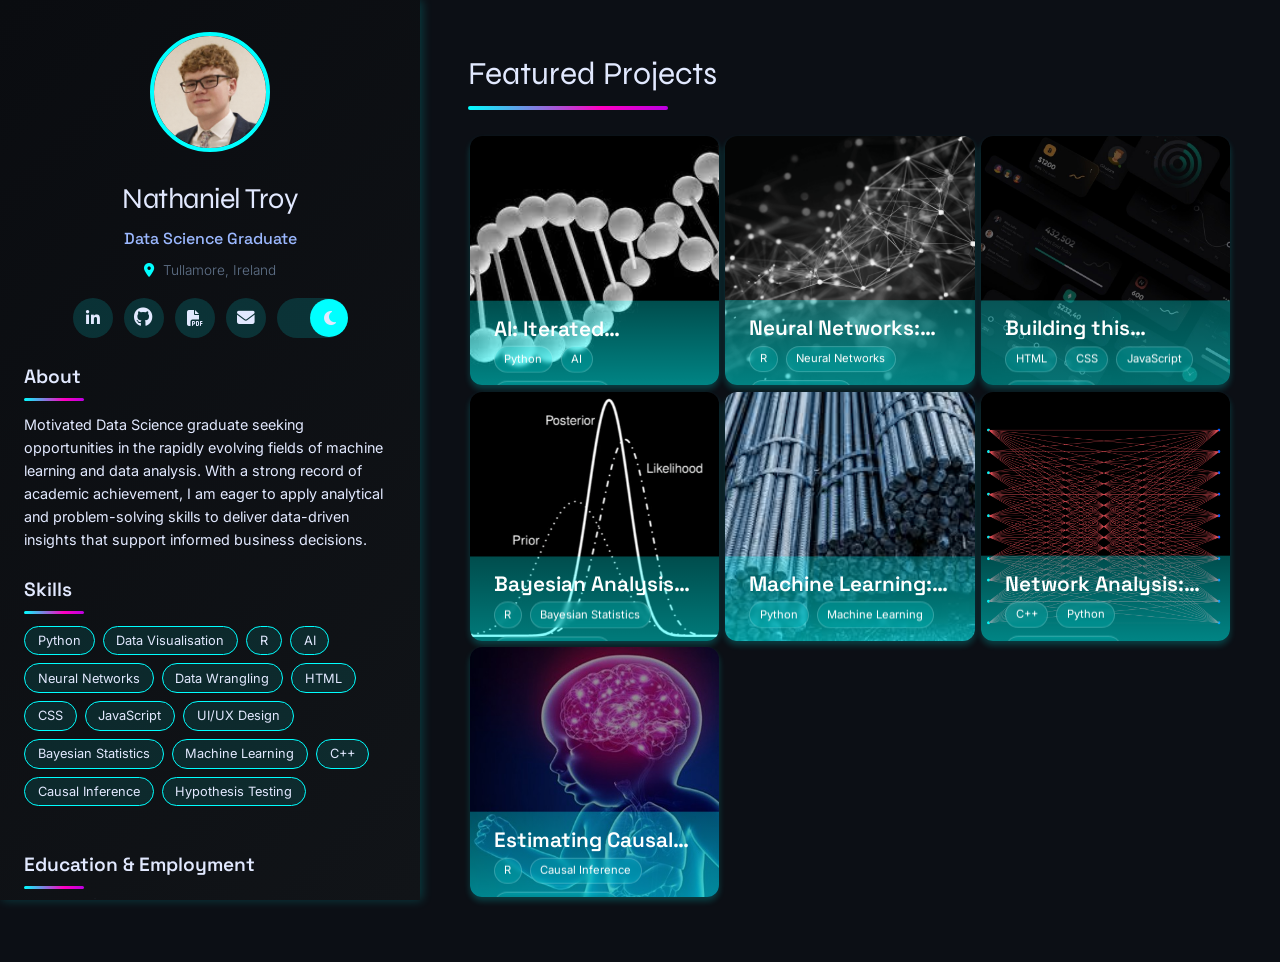
<file: index.html>
<!DOCTYPE html>
<html lang="en">
<head>
    <script>
        // Run IMMEDIATELY before page renders
        const savedTheme = localStorage.getItem('theme');
        
        if (savedTheme === 'light') {
            document.documentElement.classList.add('light-theme');
        } else if (savedTheme === 'dark') {
            document.documentElement.classList.add('dark-theme');
        } else {
            // No saved theme - default to DARK
            document.documentElement.classList.add('dark-theme');
            localStorage.setItem('theme', 'dark');
        }
    </script>
    <meta charset="UTF-8">
    <meta name="viewport" content="width=device-width, initial-scale=1.0">
    <title>Nathaniel Troy Portfolio</title>

    <!-- Font Awesome for icons -->
    <link rel="stylesheet" href="https://cdnjs.cloudflare.com/ajax/libs/font-awesome/6.5.1/css/all.min.css">
    <link rel="preconnect" href="https://fonts.googleapis.com">
    <link rel="preconnect" href="https://fonts.gstatic.com" crossorigin>
    <link href="https://fonts.googleapis.com/css2?family=Inter:wght@300;400;500;600&family=Space+Grotesk:wght@400;500;600;700&family=Syne:wght@400;500;600;700;800&display=swap" rel="stylesheet">
    <link href="https://fonts.googleapis.com/css2?family=Instrument+Serif:ital@0;1&display=swap" rel="stylesheet">
    
    <!-- Link to CSS -->
    <link rel="stylesheet" href="css/base.css">
    <link rel="stylesheet" href="css/home.css">
</head>
<body>
    <div class="container">
        <!-- LEFT BANNER SECTION -->
        <aside class="left-banner">

            <!-- Profile Image -->
            <div class="profile-image">
                <img src="images/shared/profile picture.png" alt="Profile Photo" id="profile-img">
            </div>

            <!-- Name and Title -->
            <div class="profile-info">
                <h1 class="name">Nathaniel Troy</h1>
                <h2 class="title">Data Science Graduate</h2>
                <p class="location"><i class="fas fa-map-marker-alt"></i> Tullamore, Ireland</p>
            </div>

            <!-- Social Icons and Theme Toggle -->
            <div class="social-links">
                <a href="https://www.linkedin.com/in/nathaniel-troy-040066289" target="_blank" class="social-icon">
                    <i class="fab fa-linkedin-in"></i>
                </a>
                <a href="https://github.com/nathanieltroy" target="_blank" class="social-icon">
                    <i class="fab fa-github"></i>
                </a>
                <a href="Nathaniel Troy CV.pdf" target="_blank" class="social-icon cv-icon">
                    <i class="fas fa-file-pdf"></i>
                </a>
                <button class="social-icon email-copy-btn" id="email-copy-btn" title="Copy email address">
                    <i class="fas fa-envelope"></i>
                </button>
                <div class="theme-toggle">
                    <button class="theme-switch" id="theme-switch">
                        <i class="fas fa-sun"></i>
                        <i class="fas fa-moon"></i>
                    </button>
                </div>
            </div>

            <!-- About Section -->
            <div class="about-section">
                <h3 class="section-header">About</h3>
                <p>Motivated Data Science graduate seeking opportunities in the rapidly evolving fields of machine
                    learning and data analysis. With a strong record of academic achievement, I am eager to apply
                    analytical and problem-solving skills to deliver data-driven insights that support informed business
                    decisions.</p>
            </div>

            <!-- Skills Section -->
            <div class="skills-section">
                <h3 class="section-header">Skills</h3>
                <div class="skills-grid" id="skills-grid">
                    <!-- Skills will be populated by JavaScript -->
                </div>
            </div>

            <!-- Timeline Section - Restructured -->
            <div class="timeline-section">
                <h3 class="section-header">Education & Employment</h3>
                
                <div class="timeline-container">

                    <div class="timeline-year-line timeline-extension-top">
                        <span class="timeline-year">2026</span>
                        <div class="timeline-year-line-horizontal"></div>
                    </div>

                    <!-- 2025 Group -->
                    <div class="timeline-year-group">
                        <div class="timeline-item" data-year="2025" data-month="08">
                            <div class="timeline-row">
                                <span class="timeline-month">August</span>
                                <div class="timeline-circle"></div>
                                <span class="timeline-title">University Graduation</span>
                                <button class="timeline-toggle">
                                    <i class="fas fa-chevron-down"></i>
                                </button>
                            </div>
                            <div class="timeline-company">University of Galway</div>
                            <div class="timeline-description">
                                <p>Graduated with a first class honours in BSc. Data Science.
                                </p>
                            </div>
                        </div>

                        <div class="timeline-item" data-year="2025" data-month="01">
                            <div class="timeline-row">
                                <span class="timeline-month">January</span>
                                <div class="timeline-circle"></div>
                                <span class="timeline-title">Lab Tutor</span>
                                <button class="timeline-toggle">
                                    <i class="fas fa-chevron-down"></i>
                                </button>
                            </div>
                            <div class="timeline-company">University of Galway</div>
                            <div class="timeline-description">
                                <p>Supervised 3rd and 4th year students in coding laboratory sessions for a Scientific Computing module. Mainly worked with C++ to develop
                                    optimal algorithms that underpin modern mathematical and scientific computing. Also used python to visualise efficiency of different algorithms,
                                    and to view complexity as inputs scale. Explained concepts to students and helped debug coding assignments.
                                </p>
                            </div>
                        </div>

                        <div class="timeline-year-line">
                            <span class="timeline-year">2025</span>
                            <div class="timeline-year-line-horizontal"></div>
                        </div>
                    </div>

                    <!-- 2024 Group -->
                    <div class="timeline-year-group">
                        <div class="timeline-item" data-year="2024" data-month="08">
                            <div class="timeline-row">
                                <span class="timeline-month">August</span>
                                <div class="timeline-circle"></div>
                                <span class="timeline-title">Bar Back</span>
                                <button class="timeline-toggle">
                                    <i class="fas fa-chevron-down"></i>
                                </button>
                            </div>
                            <div class="timeline-company">1520</div>
                            <div class="timeline-description">
                                <p>Worked as a bar back in a busy Galway city late bar and boutique hotel. Supported bartenders as sole bar back in whatever
                                    way was required: changing kegs, helping at the bar, stocking fridges, glass collecting and cleaning, etc. Was very friendly with 
                                customers as the bar and hotel was very popular with American tourists.
                            </p>
                            </div>
                        </div>

                        <div class="timeline-item" data-year="2024" data-month="05">
                            <div class="timeline-row">
                                <span class="timeline-month">May</span>
                                <div class="timeline-circle"></div>
                                <span class="timeline-title">Stand Salesperson</span>
                                <button class="timeline-toggle">
                                    <i class="fas fa-chevron-down"></i>
                                </button>
                            </div>
                            <div class="timeline-company">Greenhill Fruit</div>
                            <div class="timeline-description">
                                <p>Operated a roadside fruit stand for a Summer in many different locations around the midlands. Opened and closed the stand 
                                    everyday and was responsible for my own bookkeeping and stocktaking.
                                </p>
                            </div>
                        </div>

                        <div class="timeline-year-line">
                            <span class="timeline-year">2024</span>
                            <div class="timeline-year-line-horizontal"></div>
                        </div>
                    </div>

                    <!-- 2023 Group -->
                    <div class="timeline-year-group">
                        <div class="timeline-item" data-year="2023" data-month="07">
                            <div class="timeline-row">
                                <span class="timeline-month">July</span>
                                <div class="timeline-circle"></div>
                                <span class="timeline-title">Sports Camp Coach</span>
                                <button class="timeline-toggle">
                                    <i class="fas fa-chevron-down"></i>
                                </button>
                            </div>
                            <div class="timeline-company">Hurl 4 Fun</div>
                            <div class="timeline-description">
                                <p>Mentored schoolchildren attending sports camps at my local GAA club. Promoted a fun and enthusiastic environment
                                     while fostering skill development and teamwork.
                            </p>
                            </div>
                        </div>

                        <div class="timeline-year-line">
                            <span class="timeline-year">2023</span>
                            <div class="timeline-year-line-horizontal"></div>
                        </div>
                    </div>

                    
                    <!-- 2022 Group -->
                    <div class="timeline-year-group">
                        <div class="timeline-item" data-year="2022" data-month="02">
                            <div class="timeline-row">
                                <span class="timeline-month">February</span>
                                <div class="timeline-circle"></div>
                                <span class="timeline-title">Crew Member</span>
                                <button class="timeline-toggle">
                                    <i class="fas fa-chevron-down"></i>
                                </button>
                            </div>
                            <div class="timeline-company">McDonald's Tullamore</div>
                            <div class="timeline-description">
                                <p>Worked Friday to Sunday every weekend to support myself through college in a fast paced restaurant environment. Worked both
                                    kitchen and customer service roles as needed by my shift manager. Took early morning deliveries and was responsible for organising
                                    stock rooms and stock checking.
                                </p>
                            </div>
                        </div>

                        <div class="timeline-item" data-year="2022" data-month="01">
                            <div class="timeline-row">
                                <span class="timeline-month">January</span>
                                <div class="timeline-circle"></div>
                                <span class="timeline-title">School Awards</span>
                                <button class="timeline-toggle">
                                    <i class="fas fa-chevron-down"></i>
                                </button>
                            </div>
                            <div class="timeline-company">Colaiste Choilm Tullamore</div>
                            <div class="timeline-description">
                                <p>Received the Pat Carty English award for highest English result in my leaving cert group. Was awarded a gold medal for joint
                                    highest leaving cert results.
                                </p>
                            </div>
                        </div>

                        <div class="timeline-year-line">
                            <span class="timeline-year">2022</span>
                            <div class="timeline-year-line-horizontal"></div>
                        </div>
                    </div>

                    <!-- 2021 Group -->
                    <div class="timeline-year-group">
                        <div class="timeline-item" data-year="2021" data-month="09">
                            <div class="timeline-row">
                                <span class="timeline-month">September</span>
                                <div class="timeline-circle"></div>
                                <span class="timeline-title">Started University</span>
                                <button class="timeline-toggle">
                                    <i class="fas fa-chevron-down"></i>
                                </button>
                            </div>
                            <div class="timeline-company">NUI Galway</div>
                            <div class="timeline-description">
                                <p>Began my third level education at NUI Galway, studying for a Bachelor of Science.</p>
                            </div>
                        </div>

                        <div class="timeline-item" data-year="2021" data-month="06">
                            <div class="timeline-row">
                                <span class="timeline-month">June</span>
                                <div class="timeline-circle"></div>
                                <span class="timeline-title">Leaving Certificate</span>
                                <button class="timeline-toggle">
                                    <i class="fas fa-chevron-down"></i>
                                </button>
                            </div>
                            <div class="timeline-company">Colaiste Choilm Tullamore</div>
                            <div class="timeline-description">
                                <p>Completed my leaving certificate exams. Got 6 H1s in Maths, English, Physics, Chemistry, Business, and Music totalling 625 
                                    CAO points. Got 1 H3 in Irish, and a O2 in German.
                                </p>
                            </div>
                        </div>

                        <div class="timeline-year-line">
                            <span class="timeline-year">2021</span>
                            <div class="timeline-year-line-horizontal"></div>
                        </div>
                    </div>
                </div> <!-- End timeline-container -->
            </div> <!-- End timeline-section -->
        </aside>

        <!-- RIGHT PROJECT TILES SECTION -->
        <main class="right-content">
            <h2 class="section-header-lg">Featured Projects</h2>
            <div class="projects-grid" id="projects-grid">
                <!-- Project tiles will be populated by JavaScript -->
            </div>

            <div class="project-navigation-container">
                <button class="back-to-top" id="back-to-top-btn">
                    <i class="fas fa-chevron-up"></i>
                </button>
            </div>
        </main>
    </div> <!-- End container -->

    <!-- Link to JavaScript -->
    <script src="js/theme-manager.js"></script>
    <script src="js/projects-data.js"></script>
    <script src="js/main.js"></script>

    <!-- Page Transition Script -->
    <script>
        (function() {
            if (sessionStorage.getItem('pageTransition') === 'true') {
                document.body.classList.add('page-transition');
                sessionStorage.removeItem('pageTransition');
                
                setTimeout(() => {
                    document.body.classList.remove('page-transition');
                }, 500);
            }
            
            document.addEventListener('click', function(e) {
                const link = e.target.closest('a');
                if (!link) return;
                
                const href = link.getAttribute('href');
                if (!href) return;
                
                if (href.includes('index.html') || 
                    href.includes('project.html') || 
                    href === '/' || 
                    href.startsWith('#')) {
                    
                    if (link.target === '_blank') return;
                    
                    sessionStorage.setItem('pageTransition', 'true');
                }
            });
        })();
    </script>
</body>
</html>
</file>
<file: css/base.css>
/* ===== BASE STYLES - Global for all pages ===== */

/* Reset and base styles */
* {
    margin: 0;
    padding: 0;
    box-sizing: border-box;
}

/* Dark theme variables (PRIMARY - default) - Cyberpunk/Sci-Fi */
:root {
    /* Font variables - Modern, geometric, futuristic */
    --font-display: 'Syne', sans-serif;
    --font-heading: 'Space Grotesk', sans-serif;
    --font-body: 'Inter', sans-serif;
    --font-timeline: 'Instrument Serif', serif;

    /* Dark theme - Cyberpunk/Neon (PRIMARY) */
    --primary-bg: #0a0c10;
    --secondary-bg: #111418;
    --text-primary: #e2e9ff;
    --text-secondary: #9bb8ff;
    --text-muted: #62748c;
    --accent-primary: #00ffff;  /* Cyan neon */
    --accent-secondary: #ff00c1;  /* Magenta neon */
    --accent-tertiary: #7700ff;  /* Purple neon for gradients */
    --accent-soft: rgba(0, 255, 255, 0.15);
    --card-bg: #151a24;
    --body-bg: #0c0f15;
    --border-light: #2a3440;
    --border-light-rgb: 42, 52, 64;  /* Replace with your actual RGB values */
    --skill-bg: rgba(0, 255, 255, 0.1);
    --theme-toggle-bg: rgba(0, 255, 255, 0.15);
    --overlay-start: rgba(0, 255, 255, 0.8);
    --overlay-end: rgba(0, 255, 255, 0.3);
    --shadow: rgba(0, 255, 255, 0.2);
    --glow: rgba(0, 255, 255, 0.4);
    
    /* Gradient for featured projects line */
    --gradient-multicolor: linear-gradient(90deg, #00ffff, #ff00c1, #7700ff, #00ffff);
}

/* Light theme - Bold & Masculine (Industrial/Urban) */
.light-theme {
    /* Font variables - Same modern fonts */
    --font-display: 'Syne', sans-serif;
    --font-heading: 'Space Grotesk', sans-serif;
    --font-body: 'Inter', sans-serif;
    
    /* Light theme - Industrial Bold */
    --primary-bg: #e8e9eb;  /* Concrete grey */
    --secondary-bg: #d1d3d7;  /* Darker concrete */
    --text-primary: #1a1e24;  /* Charcoal black */
    --text-secondary: #2f3a4a;  /* Deep slate */
    --text-muted: #5c6a7a;  /* Industrial blue-grey */
    --accent-primary: #56817e;  /* Your new accent - Sage/muted teal */
    --accent-secondary: #2c5f2d;  /* Forest green (contrast) */
    --accent-tertiary: #1b5299;  /* Deep steel blue */
    --accent-soft: rgba(86, 129, 126, 0.15);  /* Sage with opacity */
    --card-bg: #ffffff;
    --body-bg: #f0f2f5;  /* Off-white with grey tint */
    --border-light: #b7bcc4;
    --border-light-rgb: 183, 188, 196;
    --skill-bg: #d6dadf;  /* Light industrial grey */
    --theme-toggle-bg: #b7bcc4;  /* Industrial grey */
    --overlay-start: rgba(86, 129, 126, 0.85);  /* Your sage start */
    --overlay-end: rgba(27, 82, 153, 0.6);  /* Steel blue end */
    --shadow: rgba(26, 30, 36, 0.25);  /* Charcoal shadow */
    --glow: rgba(86, 129, 126, 0.3);  /* Your sage glow */
    
    /* Gradient for featured projects line - Updated with your new accent */
    --gradient-multicolor: linear-gradient(90deg, #91bbb8, #2c5f2d, #0d2a4e, #91bbb8);
}

/* ===== REUSABLE SECTION HEADERS ===== */
.section-header {
    font-family: var(--font-heading);
    font-size: 1.2rem;
    font-weight: 600;
    margin-bottom: 0.75rem;
    position: relative;
    padding-bottom: 0.5rem;
    color: var(--text-primary);
}

.section-header::after {
    content: '';
    position: absolute;
    left: 0;
    bottom: 0;
    width: 60px;
    height: 3px;
    background: var(--gradient-multicolor);
    background-size: 200% 100%;
    border-radius: 2px;
    animation: gradientShift 8s ease infinite;
}

.section-header-lg {
    font-family: var(--font-display);
    font-size: 2rem;
    font-weight: 400;
    margin-bottom: 1.5rem;
    color: var(--text-primary);
    position: relative;
    padding-bottom: 0.7rem;
}

.section-header-lg::after {
    content: '';
    position: absolute;
    left: 0;
    bottom: 0;
    width: 200px;
    height: 4px;
    background: var(--gradient-multicolor);
    background-size: 200% 100%;
    border-radius: 2px;
    animation: gradientShift 8s ease infinite;
}

body {
    font-family: var(--font-body);
    font-weight: 300;
    line-height: 1.6;
    color: var(--text-primary);
    background-color: var(--body-bg);
    transition: background-color 0.3s ease, color 0.3s ease;
}

.container {
    display: flex;
    min-height: 100vh;
    width: 100%;
    overflow-x: hidden; /* Prevent horizontal scroll on mobile */
}

/* ===== LEFT BANNER BASE STYLES ===== */
.left-banner {
    width: 420px;
    background: linear-gradient(135deg, var(--primary-bg), var(--secondary-bg));
    color: var(--text-primary);
    padding: 2rem 1.5rem;
    position: fixed;
    height: 100vh;
    overflow-y: auto;
    box-shadow: 2px 0 10px var(--shadow);
    transition: background 0.3s ease;
    font-family: var(--font-body);
    font-weight: 300;
    z-index: 100; /* Ensure banner stays above content */
}

/* Scrollbar styling - ORIGINAL version (no landscape modifications) */
.left-banner::-webkit-scrollbar {
    width: 5px;  /* Back to original 5px */
}

.left-banner::-webkit-scrollbar-track {
    background: var(--secondary-bg);
}

.left-banner::-webkit-scrollbar-thumb {
    background: var(--accent-primary);
    border-radius: 5px;
}

/* ===== THEME TOGGLE BASE STYLES ===== */
.theme-toggle {
    position: relative;
    top: auto;
    right: auto;
    z-index: 10;
}

.theme-switch {
    background: var(--theme-toggle-bg);
    border: none;
    border-radius: 50px;
    width: 70px;
    height: 40px;
    display: flex;
    align-items: center;
    justify-content: space-between;
    padding: 0px;
    cursor: pointer;
    position: relative;
    transition: background 0.3s ease;
}

.theme-switch i {
    font-size: 16px;
    color: var(--text-primary);
    z-index: 2;
    position: relative;
    width: 50%;
    text-align: center;
}

.theme-switch .fa-sun {
    opacity: 1;
}

.theme-switch .fa-moon {
    opacity: 0;
}

.dark-theme .theme-switch .fa-sun {
    opacity: 0;
}

.dark-theme .theme-switch .fa-moon {
    opacity: 1;
}

.theme-switch::after {
    content: '';
    position: absolute;
    width: 38px;
    height: 38px;
    background: var(--accent-primary);
    border-radius: 50%;
    top: 1px;
    left: 1px;
    transition: transform 0.3s ease;
    z-index: 1;
}

.dark-theme .theme-switch::after {
    transform: translateX(32px);
}

/* ===== SOCIAL LINKS BASE STYLES ===== */
.social-links {
    display: flex;
    justify-content: center;
    align-items: center;
    gap: 1rem;
    margin-bottom: 2rem;
    flex-wrap: wrap;
}

.social-icon {
    display: flex;
    align-items: center;
    justify-content: center;
    width: 40px;
    height: 40px;
    background-color: var(--theme-toggle-bg);
    border-radius: 50%;
    color: var(--text-primary);
    text-decoration: none;
    transition: all 0.3s ease;
}

.social-icon:hover {
    background-color: var(--accent-primary);
    transform: translateY(-3px);
}

.social-icon .fa-file-pdf,
.social-icon .fa-file-lines {
    font-size: 1.2rem;
}

/* ===== TOAST NOTIFICATION ===== */
.toast-notification {
    position: fixed;
    bottom: 30px;
    left: 50%;
    transform: translateX(-50%) translateY(100px);
    background: var(--accent-primary);
    color: white;
    padding: 10px 24px;
    border-radius: 50px;
    font-size: 0.9rem;
    font-weight: 500;
    box-shadow: 0 4px 15px var(--shadow);
    z-index: 9999;
    opacity: 0;
    transition: transform 0.3s ease, opacity 0.3s ease;
    pointer-events: none; /* So clicks pass through to buttons behind */
    white-space: nowrap;
    backdrop-filter: blur(5px);
    border: 1px solid rgba(255, 255, 255, 0.2);
}

.toast-notification.show {
    transform: translateX(-50%) translateY(0);
    opacity: 1;
}

/* Email copy button styles */
.email-copy-btn {
    cursor: pointer;
    border: none;
    font-family: inherit;
    transition: all 0.3s ease;
    position: relative;
}

.email-copy-btn:active {
    transform: scale(0.95);
}

.email-copy-btn i {
    pointer-events: none;
}

/* ===== RIGHT CONTENT BASE STYLES ===== */
.right-content {
    flex: 1;
    margin-left: 420px;
    padding: 3rem;
    background-color: var(--body-bg);
    transition: background-color 0.3s ease;
    min-width: 0; /* Prevents flex items from overflowing */
    width: calc(100% - 420px); /* Explicit width calculation */
}

/* ===== ANIMATIONS & UTILITIES ===== */
@keyframes fade {
    from {opacity: 0.4;}
    to {opacity: 1;}
}

@keyframes gradientShift {
    0% { background-position: 0% 50%; }
    50% { background-position: 100% 50%; }
    100% { background-position: 0% 50%; }
}

@keyframes flipDiagonal {
    0% { transform: rotate3d(1, -1, 0, 0deg); }
    49.99% { transform: rotate3d(1, -1, 0, 90deg); }
    50% { transform: rotate3d(1, -1, 0, 270deg); }
    100% { transform: rotate3d(1, -1, 0, 360deg); }
}

@keyframes flipHorizontal {
    0% { transform: rotateX(0deg); }
    49.99% { transform: rotateX(90deg); }
    50% { transform: rotateX(270deg); }
    100% { transform: rotateX(360deg); }
}

/* White fade effect classes */
.project-tile .slide.fade-to-white {
    filter: brightness(5) blur(2px) hue-rotate(10deg) !important;
}

.project-tile .slide.fade-from-white {
    filter: brightness(1) !important;
}

.fade {
    animation-name: fade;
    animation-duration: 1.5s;
}

/* ===== PAGE TRANSITION EFFECTS ===== */
.page-transition .left-banner {
    transition: width 0.5s ease, background 0.5s ease, box-shadow 0.5s ease;
}

.page-transition .right-content {
    transition: margin-left 0.5s ease, padding 0.5s ease;
}

/* Optional: Add a fade effect to the entire container */
.page-transition .container {
    transition: opacity 0.3s ease;
    opacity: 0.98;
}

/* ===== RESPONSIVE BASE LAYOUT ===== */
/* Following same orientation-first pattern as homepage */

/* PORTRAIT MODE - Vertical layouts */
@media (orientation: portrait) {
    
    /* Container becomes column on all portrait devices */
    .container {
        flex-direction: column;
    }
    
    .left-banner {
        position: relative;
        width: 100% !important;
        height: auto !important;
        min-height: auto !important;
        box-shadow: 0 2px 10px var(--shadow);
    }
    
    .right-content {
        margin-left: 0 !important;
        width: 100% !important;
    }
    
    /* Toast notification - base portrait positioning */
    .toast-notification {
        bottom: 20px;
        font-size: 0.8rem;
        padding: 8px 20px;
    }
    
    /* Portrait phones (narrow) */
    @media (max-width: 600px) {
        .left-banner {
            padding: 0.75rem !important;
        }
        
        .right-content {
            padding: 1rem !important;
        }
        
        .social-links {
            gap: 0.75rem;
            margin-bottom: 1rem;
        }
        
        .social-icon {
            width: 36px;
            height: 36px;
        }
    }
    
    /* Portrait tablets (wider) */
    @media (min-width: 601px) {
        .left-banner {
            padding: 1rem !important;
        }
        
        .right-content {
            padding: 1.5rem !important;
        }
        
        .social-links {
            gap: 1rem;
            margin-bottom: 2rem;
        }
        
        .social-icon {
            width: 40px;
            height: 40px;
        }
    }
    
    /* Portrait mode with bottom banner - specific toast adjustment */
    @media (max-width: 768px) and (orientation: portrait) {
        .toast-notification {
            bottom: 90px;  /* Position above bottom banner */
        }
    }
}

/* LANDSCAPE MODE - Horizontal layouts */
@media (orientation: landscape) {
    
    /* Container stays row on landscape (unless small) */
    .container {
        flex-direction: row;  /* Default for landscape */
    }
    
    /* Landscape phones (limited height) */
    @media (max-width: 900px) {
        .container {
            flex-direction: column;  /* Stack on small landscape phones */
        }
        
        .left-banner {
            position: relative;
            width: 100% !important;
            height: auto !important;
            min-height: auto !important;
            padding: 0.75rem !important;
            box-shadow: 0 2px 10px var(--shadow);
        }
        
        .right-content {
            margin-left: 0 !important;
            width: 100% !important;
            padding: 1rem !important;
        }
        
        .social-links {
            gap: 0.75rem;
            margin-bottom: 1rem;
        }
        
        .social-icon {
            width: 36px;
            height: 36px;
        }
        
        .toast-notification {
            bottom: 20px;
            font-size: 0.8rem;
            padding: 8px 20px;
        }
    }
    
    /* Landscape tablets & desktop */
    @media (min-width: 901px) {
        /* Keep default desktop layout */
        .left-banner {
            width: 420px;
            padding: 2rem 1.5rem;
        }
        
        .right-content {
            margin-left: 420px;
            padding: 3rem;
        }
        
        .social-links {
            gap: 1rem;
            margin-bottom: 2rem;
        }
        
        .social-icon {
            width: 40px;
            height: 40px;
        }
    }
}

/* Desktop (1200px and up) - Additional overrides if needed */
@media (min-width: 1200px) {
    /* Any desktop-specific styles */
}
</file>
<file: css/home.css>
/* ===== HOME PAGE SPECIFIC STYLES ===== */

/* Profile Image (homepage only) */
.profile-image {
    text-align: center;
    margin-bottom: 1rem;
}

#profile-img {
    width: 120px;
    height: 120px;
    border-radius: 50%;
    border: 4px solid var(--accent-primary);
    object-fit: cover;
    transition: transform 0.3s ease;
}

#profile-img:hover {
    transform: scale(1.05);
}


/* Profile Info (homepage only) */
.profile-info {
    text-align: center;
    margin-bottom: 1rem;
}

.name {
    font-family: var(--font-display);
    font-size: 1.8rem;
    font-weight: 400;
    margin-bottom: 0.3rem;
    letter-spacing: -0.5px;
    color: var(--text-primary);
}

.title {
    font-family: var(--font-heading);
    font-size: 1rem;
    font-weight: 500;
    color: var(--text-secondary);
    margin-bottom: 0.5rem;
}

.location {
    font-family: var(--font-body);
    font-size: 0.85rem;
    font-weight: 300;
    color: var(--text-muted);
}

.location i {
    margin-right: 5px;
    color: var(--accent-primary);
}

/* Social Icons */
.social-links {
    gap: 0.7rem;
    margin-bottom: 1.5rem;
}

.social-icon {
    width: 40px;
    height: 40px;
    display: flex;
    align-items: center;
    justify-content: center;
}

.social-icon .fa-file-pdf,
.social-icon .fa-file-lines,
.social-icon[href*="cv"] i,
.social-icon[href*="resume"] i {
    font-size: 1rem;
}

.social-icon .fa-envelope {
    font-size: 1.1rem;
}

.social-icon .fa-github,
.social-icon .fa-linkedin {
    font-size: 1.2rem;
}


/* About Section (homepage only) */
.about-section {
    margin-bottom: 1.5rem;
}

.about-section p {
    font-family: var(--font-body);
    font-size: 0.9rem;
    font-weight: 400;
    color: var(--text-primary);
    line-height: 1.6;
}


/* Skills Section (homepage only) */
.skills-section {
    margin-bottom: 1.5rem;
}

.skills-grid {
    display: flex;
    flex-wrap: wrap;
    gap: 0.5rem;
}

.skill-button {
    font-family: var(--font-body);
    padding: 0.4rem 0.8rem;
    background-color: var(--skill-bg);
    border: 1px solid var(--accent-primary);
    border-radius: 20px;
    color: var(--text-primary);
    font-size: 0.8rem;
    font-weight: 400;
    cursor: pointer;
    transition: all 0.2s ease;
    -webkit-tap-highlight-color: transparent;
}

.skill-button:hover {
    background-color: var(--accent-secondary);
    transform: translateY(-2px);
    color: white;
}

.skill-button.active {
    background-color: var(--accent-primary);
    color: white;
    transform: scale(1.05);
    box-shadow: 0 4px 8px var(--shadow);
}

/* ===== TIMELINE SECTION ===== */
.timeline-section {
    margin: 20px 0;
}

.timeline-container {
    position: relative;
    padding-left: 50px; /* Reduced from 60px (10px less) */
    padding-top: 20px;
}

/* Vertical timeline line - only on container */
.timeline-container::before {
    content: '';
    position: absolute;
    left: 70px; /* Reduced from 80px (10px less) */
    top: 20px;
    bottom: 0;
    width: 2px;
    background: var(--border-light);
    z-index: 1;
}

/* Timeline Items */
.timeline-year-group {
    position: relative;
    margin-bottom: 0;
}

.timeline-item {
    position: relative;
    margin-bottom: 20px;
    z-index: 3;
}
.timeline-year-group .timeline-item:nth-last-child(2)  {
    margin-bottom: 0px !important;  /* No space above year line */
}

.timeline-row {
    display: flex;
    align-items: center;
    gap: 12px;
    position: relative;
    z-index: 5;
}

.timeline-month {
    width: 70px;
    text-align: right;
    font-size: 0.9rem;
    position: absolute;
    left: -70px; /* This stays the same - it's relative to its parent */
    font-family: var(--font-timeline);
    font-weight: 600;
    color: var(--text-secondary);
    transform: translateY(-1px);
}

.timeline-circle {
    width: 12px;
    height: 12px;
    background: var(--accent-primary);
    border: 2px solid var(--text-primary);
    border-radius: 50%;
    position: relative;
    z-index: 10;
    box-shadow: 0 0 0 1px var(--border-light);
    margin: 0 10px;
    transform: translateX(5px);
}

.timeline-title {
    font-weight: 600;
    font-size: 1rem;
    font-family: var(--font-heading);
    color: var(--text-primary);
}

.timeline-toggle {
    background: none;
    border: none;
    cursor: pointer;
    padding: 5px;
    color: var(--accent-primary);
    margin-left: auto;
    font-size: 1rem;
}

.timeline-toggle i {
    transition: transform 0.2s ease;
}

.timeline-toggle:hover {
    color: var(--accent-secondary);
}

.timeline-company {
    margin-left: 43px; /* Reduced from 43px (10px less) */
    font-size: 0.8rem;
    font-style: italic;
    color: var(--text-muted);
    margin-bottom: 5px;
    font-family: var(--font-body);
}

.timeline-description {
    max-height: 0;
    overflow: hidden;
    transition: max-height 0.3s ease;
    margin-left: 43px; /* Reduced from 43px (10px less) */
    font-size: 0.85rem;
    color: var(--text-secondary);
    line-height: 1.5;
    font-family: var(--font-body);
    font-weight: 300;
}

.timeline-description.open {
    max-height: 200px;
}

/* Year Line */
.timeline-year-line {
    position: relative;
    margin: 8px 0 10px 6px;
    display: flex;
    align-items: center;
    gap: 15px;
    z-index: 1;
}

.timeline-year {
    font-weight: 700;
    font-size: 0.7rem;
    color: var(--text-secondary);
    position: absolute;
    left: -55px; /* Reduced from -53px (10px less) */
    transform: translateY(-1px);
    width: 50px;
    text-align: right;
    font-family: var(--font-timeline);
    letter-spacing: 1px;
}

.timeline-year-line-horizontal {
    flex: 0 0 auto; 
    height: 1px;
    width: 30px;
    background: var(--border-light);
    opacity: 0.8;
    position: relative;
    z-index: 1;
}

/* Dotted line at start of timeline */
.timeline-extension-top {
    position: relative;
    margin-top: 0;
    margin-bottom: 10px;
}

.timeline-extension-top::before {
    content: '';
    position: absolute;
    left: 14px; /* Reduced from 20px (10px less) */
    bottom: 100%;
    width: 2px;
    height: 25px;
    background: repeating-linear-gradient(
        to bottom,
        rgba(var(--border-light-rgb), 0.4) 0px,
        transparent 1px,
        transparent 3px,
        rgba(var(--border-light-rgb), 0.5) 3px,
        rgba(var(--border-light-rgb), 0.5) 5px,
        transparent 5px,
        transparent 7px,
        rgba(var(--border-light-rgb), 0.6) 7px,
        rgba(var(--border-light-rgb), 0.6) 9px,
        transparent 9px,
        transparent 11px,
        rgba(var(--border-light-rgb), 0.7) 11px,
        rgba(var(--border-light-rgb), 0.7) 14px,
        transparent 14px,
        transparent 16px,
        rgba(var(--border-light-rgb), 0.8) 16px,
        rgba(var(--border-light-rgb), 0.8) 20px,
        transparent 20px,
        transparent 21px,
        rgba(var(--border-light-rgb), 0.9) 21px,
        rgba(var(--border-light-rgb), 0.9) 25px
    );
    z-index: 1;
}

/* Extend the timeline line below the last year group */
.timeline-year-group:last-child::after {
    content: '';
    position: absolute;
    left: 20px; /* Reduced from 20px (10px less) */
    top: 100%;
    width: 2px;
    height: 25px;
    background: repeating-linear-gradient(
        to bottom,
        rgba(var(--border-light-rgb), 0.9) 0px,
        rgba(var(--border-light-rgb), 0.9) 4px,
        transparent 4px,
        transparent 6px,
        rgba(var(--border-light-rgb), 0.8) 6px,
        rgba(var(--border-light-rgb), 0.8) 10px,
        transparent 10px,
        transparent 12px,
        rgba(var(--border-light-rgb), 0.7) 12px,
        rgba(var(--border-light-rgb), 0.7) 15px,
        transparent 15px,
        transparent 17px,
        rgba(var(--border-light-rgb), 0.6) 17px,
        rgba(var(--border-light-rgb), 0.6) 19px,
        transparent 19px,
        transparent 21px,
        rgba(var(--border-light-rgb), 0.5) 21px,
        rgba(var(--border-light-rgb), 0.5) 23px,
        transparent 23px,
        transparent 24px,
        rgba(var(--border-light-rgb), 0.4) 24px,
        rgba(var(--border-light-rgb), 0.4) 25px
    );
    z-index: 1;
}


/* Projects Section (homepage only) */
.projects-heading {
    font-family: var(--font-display);
    font-size: 2rem;
    font-weight: 400;
    margin-bottom: 1.5rem;
    color: var(--text-primary);
    position: relative;
    padding-bottom: 0.7rem;
}

.projects-heading::after {
    content: '';
    position: absolute;
    left: 0;
    bottom: 0;
    width: 200px;
    height: 4px;
    background: var(--gradient-multicolor);
    background-size: 200% 100%;
    border-radius: 2px;
    animation: gradientShift 4s ease infinite;
}

/* Projects Grid */
.projects-grid {
    display: grid;
    grid-template-columns: repeat(3, 1fr);
    gap: 0.8rem;
    padding: 0.1rem;
}

/* Slideshow container */
.slideshow-container {
    position: relative;
    width: 100%;
    height: 100%;
    overflow: hidden;
}

.slide {
    position: absolute;
    top: 0;
    left: 0;
    width: 100%;
    height: 100%;
    display: none;
}

.slide img {
    width: 100%;
    height: 100%;
    object-fit: cover;
}

.slide:first-child {
    display: block;
}

/* Project Tile - Skill Section */
.skill {
    font-family: var(--font-body);
    font-size: 0.7rem;
    font-weight: 400;
    padding: 0.2rem 0.6rem;
    background-color: var(--accent-soft);
    border-radius: 15px;
    color: white;
    backdrop-filter: blur(2px);
    border: 1px solid rgba(255, 255, 255, 0.2);
    display: inline-block;
}

.skill.highlight {
    font-weight: 700;
    background-color: var(--accent-primary);
    transform: scale(1.05);
    border: 1px solid rgba(255, 255, 255, 0.4);
    box-shadow: 0 2px 8px var(--accent-primary);
    color: white;
}


/* Project Tile */
.project-tile {
    position: relative;
    width: 100%;
    height: 100%;
    overflow: hidden;
    border-radius: 12px;
    box-shadow: 0 4px 6px var(--shadow);
    cursor: pointer;
    transition: transform 0.3s ease, box-shadow 0.3s ease;
    background-color: var(--card-bg);
    aspect-ratio: 1 / 1;
}

.project-tile.hidden {
    display: none;
}

.project-tile:hover {
    transform: translateY(-5px);
    box-shadow: 0 8px 15px var(--shadow);
}

/* Overlay */
.project-overlay {
    position: absolute;
    bottom: 0;
    left: 0;
    right: 0;
    background: linear-gradient(to top, var(--overlay-start), var(--overlay-end));
    z-index: 10;
    pointer-events: none;
    /* Instead of fixed height, use transform to move the entire content group */
    height: auto;
    transform: translateY(calc(100% - 85px)); /* Shows only title + skills */
    transition: transform 0.15s ease-out; /* Quick sliding motion */
}

.overlay-content {
    padding: 1rem 1.5rem;
    display: flex;
    flex-direction: column;
}

.project-title {
    font-family: var(--font-heading);
    font-size: 1.3rem;
    font-weight: 600;
    margin-bottom: 0.3rem;
    color: white;
    display: -webkit-box;
    -webkit-line-clamp: 1; /* Changed from 3 to 1 - only one line when collapsed */
    line-clamp: 1;
    -webkit-box-orient: vertical;
    overflow: hidden;
    text-overflow: ellipsis;
    white-space: normal;
    line-height: 1.2;
    /* Remove max-height constraint */
}

.project-tile.expanded .project-title {
    -webkit-line-clamp: unset;
    line-clamp: unset;
}

.project-tile.expanded .project-overlay {
    transform: translateY(0);
}

.project-skills {
    display: flex;
    gap: 0.5rem;
    flex-wrap: wrap;
    margin-bottom: 0.2rem;
}

.project-description {
    font-family: var(--font-body);
    font-size: 0.85rem;
    font-weight: 400;
    line-height: 1.5;
    margin-top: 0.5rem;
    color: white;
}


/* ===== BACK TO TOP BUTTON ===== */
.project-navigation-container {
    display: flex;
    flex-direction: column;
    align-items: center;
    width: 100%;
    margin-top: 1rem;
}

.back-to-top {
    font-family: var(--font-heading);
    font-size: 1.2rem;
    font-weight: 500;
    color: var(--accent-primary);
    text-decoration: none;
    display: flex;
    align-items: center;
    justify-content: center;
    padding: 0.6rem;
    border-radius: 50%;
    transition: all 0.3s ease;
    background-color: transparent;
    border: none;
    cursor: pointer;
    box-shadow: none;
    outline: none;
    margin: 0 auto;
    width: fit-content;
}

.back-to-top:hover,
.back-to-top:active {
    color: var(--accent-secondary);
    transform: translateY(-3px);
}

.back-to-top i {
    font-size: 1.5rem;
    transition: transform 0.3s ease;
}

.back-to-top:hover i {
    transform: translateY(-3px);
}


/* ===== RESPONSIVE BREAKPOINTS ===== */
/* PORTRAIT MODE - Vertical layouts */
@media (orientation: portrait) {
    
    /* ===== BASE PORTRAIT STYLES (applies to all portrait devices) ===== */
    .left-banner {
        display: flex;
        flex-direction: column;
        box-shadow: none !important;
        background: var(--body-bg) !important;  /* Match right section */
    }
    
    .right-content {
        box-shadow: none !important;
    }
    
    .container {
        box-shadow: none !important;
    }
    
    /* Section ordering - consistent for all portrait */
    .about-section { order: 1; }
    .timeline-section { order: 2; }
    .skills-section { order: 3; }
    
    /* Profile image - padding from top for all portrait */
    .profile-image {
        margin-top: 1rem;  /* Add space between top of screen and profile image */
    }
    
    /* Header styles - consistent for all portrait */
    .section-header {
        font-size: 1.2rem;
    }
    
    .section-header-lg {
        font-size: 1.2rem !important;
        font-weight: 600;
        margin-bottom: 0.75rem;
        padding-bottom: 0.5rem;
        font-family: var(--font-heading);
    }
    
    .section-header-lg::after {
        width: 60px;
        height: 3px;
    }

    /* Timeline */      
    .timeline-month { 
        font-size: 0.8rem;
        transform: translateY(0px); /* Moves year text up by 10px */
    }  
    .timeline-year { 
        font-size: 0.6rem;
        transform: translateY(-2px); /* Moves year text up by 10px */
    }  
    .timeline-description {
        font-size: 0.75rem; /* Reduced from 0.85rem for better mobile readability */
    }
    .timeline-item {
        margin-bottom: 2px; /* Reduced from 20px to tighten vertical spacing */
    }    
    .timeline-year-line {
        margin: 2px 0 4px 6px; /* Reduced from 8px 0 10px 6px - less vertical space around year markers */
    }
    
    /* ===== PORTRAIT PHONES (narrow) ===== */
    @media (max-width: 600px) {
        
        /* Projects */
        .projects-grid { 
            grid-template-columns: 1fr; 
        }
        
        /* Theme Toggle */
        .theme-switch {
            width: 64px;
            height: 36px;
        }
        
        .theme-switch::after {
            width: 32px !important;
            height: 32px !important;
            top: 2px;
            left: 2px;
        }
        
        .dark-theme .theme-switch::after {
            transform: translateX(28px) !important;
        }
        
        .theme-switch i {
            font-size: 0.95rem !important;
            line-height: 36px;
            position: relative;
            top: -1px;
        }
        
        .dark-theme .theme-switch .fa-moon {
            position: relative;
            top: 0px;
            left: -2px;
        }
        
        /* Social Icons */
        .social-links {
            gap: 0.7rem;
            margin-bottom: 1.5rem;
        }
        
        .social-icon {
            width: 36px;
            height: 36px;
            display: flex;
            align-items: center;
            justify-content: center;
        }
        
        .social-icon .fa-file-pdf,
        .social-icon .fa-file-lines,
        .social-icon[href*="cv"] i,
        .social-icon[href*="resume"] i {
            font-size: 1rem;
        }
        
        .social-icon .fa-envelope {
            font-size: 1.1rem;
        }
        
        .social-icon .fa-github,
        .social-icon .fa-linkedin {
            font-size: 1.2rem;
        }
        
        .skill-button {
            padding: 0.25rem 0.6rem;
            font-size: 0.75rem;
            border-radius: 16px;
        }
        
        .project-overlay {
            transform: translateY(calc(100% - 80px));  /* Show less on small screens */
        }

        .project-skills .skill {
            font-size: 0.7rem;
            padding: 0.1rem 0.4rem;
        }
        
        /* Back to Top */
        .back-to-top {
            margin: 0.5rem auto;
        }
    }
    
    /* ===== PORTRAIT TABLETS (wider) ===== */
    @media (min-width: 601px) {
        
        /* Left/Right padding consistency */
        .left-banner {
            padding: 1rem;
        }
        
        .right-content {
            padding: 1rem !important;
        }
        
        /* Left Banner Skills */
        .skill-button {
            padding: 0.25rem 0.6rem;
            font-size: 0.75rem;
            border-radius: 16px;
        }
        
        /* Timeline */
        .timeline-dot { 
            left: 4rem; 
        }
        
        /* Project Tiles - Overlay */
        .project-tile .overlay-content {
            padding: 0.6rem 1rem;
        }
        
        .project-title {
            font-size: 1.2rem;
            margin-bottom: 0.3rem;
        }
        .project-overlay {
            transform: translateY(calc(100% - 70px));  /* Show less on small screens */
        }
        
        .project-skills {
            gap: 0.3rem;
        }
        
        .project-skills .skill {
            font-size: 0.7rem;
            padding: 0.1rem 0.4rem;
        }
        
        /* Projects Grid */
        .projects-grid { 
            grid-template-columns: repeat(2, 1fr);
            gap: 0.3rem;
        }
    }
}

/* LANDSCAPE MODE - Horizontal layouts */
@media (orientation: landscape) {
    
    /* ===== BASE LANDSCAPE STYLES (applies to all landscape devices) ===== */
    .left-banner {
        display: flex;
        flex-direction: column;
    }

    /* Timeline */      
    .timeline-month { 
        font-size: 0.9rem;
        transform: translateY(-1px); /* Moves year text up by 1px */
    }  
    .timeline-year { 
        font-size: 0.7rem;
        transform: translateY(-2px); /* Moves year text up by 10px */
    }  
    .timeline-company {
        font-size: 0.9rem; /* Reduced from 0.85rem for better mobile readability */
    }  
    .timeline-description {
        font-size: 0.9rem; /* Reduced from 0.85rem for better mobile readability */
    }
    .timeline-item {
        margin-bottom: 2px; /* Reduced from 20px to tighten vertical spacing */
    }    
    .timeline-year-line {
        margin: 2px 0 4px 6px; /* Reduced from 8px 0 10px 6px - less vertical space around year markers */
    }
    
    
    /* ===== LANDSCAPE PHONES (limited height) ===== */
    @media (max-width: 900px) {
        
        /* Section ordering for landscape phones */
        .about-section { order: 1; }
        .skills-section { order: 2; }  /* Skills second in landscape phones */
        .timeline-section { order: 3; } /* Timeline third in landscape phones */
        
        /* ===== LEFT BANNER - BASE STYLES ===== */
        .left-banner {
            padding: 1rem;
            box-shadow: none !important;
            background: var(--body-bg) !important;
        }
        
        .right-content {
            box-shadow: none !important;
            padding: 1rem 0.75rem !important;  /* Reduced side padding */
        }
        
        .container {
            box-shadow: none !important;
        }
        
        /* ===== TYPOGRAPHY ===== */
        .section-header {
            font-size: 1.3rem !important;
        }
        
        .section-header-lg {
            font-size: 1.3rem !important;
            font-weight: 600;
            margin-bottom: 1rem;
            padding-bottom: 0.5rem;
            font-family: var(--font-heading);
        }
        
        .section-header-lg::after {
            width: 100px;
            height: 3px;
        }
        
        .about-section p,
        .skill-button,
        .location,
        .title {
            font-size: 0.95rem !important;
        }
        
        /* ===== LEFT BANNER SKILL BUTTONS ===== */
        .skill-button {
            padding: 0.25rem 0.6rem;
            font-size: 0.85rem;  /* Slightly smaller than description text */
            border-radius: 16px;
        }
        
        /* ===== TIMELINE ===== */
        .timeline-title-group h4 {
            font-size: 1.1rem;
        }
        
        /* ===== PROJECT OVERLAY ===== */
        .project-overlay {
            transform: translateY(calc(100% - 60px));  /* Show minimal on landscape phones */
        }
        
        .project-tile .overlay-content {
            padding: 0.4rem 0.6rem;  /* Tighter padding */
        }
        
        /* ===== PROJECT TITLES ===== */
        .project-title {
            font-size: 1.2rem;  /* Slightly smaller */
            margin-bottom: 0.2rem;
        }
        
        /* ===== PROJECT SKILLS ===== */
        .project-skills {
            gap: 0.2rem;
        }
        
        .project-skills .skill {
            font-size: 0.6rem;  /* Smaller skills */
            padding: 0.1rem 0.3rem;
        }
        
        /* ===== PROJECTS GRID ===== */
        .projects-grid { 
            grid-template-columns: repeat(2, 1fr);
            gap: 0.3rem;  /* Reduced gap */
        }
        
        .project-tile {
            aspect-ratio: 1/1;
        }
        
        /* ===== THEME TOGGLE ===== */
        .theme-switch {
            width: 64px;
            height: 36px;
        }
        
        .theme-switch::after {
            width: 32px !important;
            height: 32px !important;
            top: 2px;
            left: 2px;
        }
        
        .dark-theme .theme-switch::after {
            transform: translateX(28px) !important;
        }
        
        .theme-switch i {
            font-size: 1rem !important;
            line-height: 36px;
            position: relative;
            top: -1px;
        }
        
        /* Moon icon adjustment for dark mode */
        .dark-theme .theme-switch .fa-moon {
            position: relative;
            left: -2px;
        }
        
        /* ===== SOCIAL ICONS ===== */
        .social-links {
            gap: 0.7rem;
            margin-bottom: 1.5rem;
        }
        
        .social-icon {
            width: 36px;
            height: 36px;
            display: flex;
            align-items: center;
            justify-content: center;
        }
        
        /* CV/PDF icon - smaller */
        .social-icon .fa-file-pdf,
        .social-icon .fa-file-lines,
        .social-icon[href*="cv"] i,
        .social-icon[href*="resume"] i {
            font-size: 1rem;
        }
        
        /* Email icon */
        .social-icon .fa-envelope {
            font-size: 1.1rem;
        }
        
        /* Social media icons */
        .social-icon .fa-github,
        .social-icon .fa-linkedin,
        .social-icon .fa-twitter {
            font-size: 1.2rem;
        }
        
        /* ===== BACK TO TOP ===== */
        .back-to-top {
            margin: 0.5rem auto 1.5rem auto;
        }
    }
    
    /* ===== LANDSCAPE TABLETS & DESKTOP (plenty of room) ===== */
    @media (min-width: 901px) and (max-width: 1199px) {
        
        /* Section ordering for landscape tablets */
        .about-section { order: 1; }
        .skills-section { order: 2; }
        .timeline-section { order: 3; }
        
        /* ===== LEFT BANNER - NARROWER ===== */
        .left-banner {
            width: 340px;
        }
        
        .right-content {
            margin-left: 340px;
            width: calc(100% - 340px);
        }
        
        /* ===== TYPOGRAPHY - SMALLER TEXT ===== */
        .about-section p,
        .skill-button,           /* ADD THIS BACK */
        .location,
        .title {
            font-size: 0.85rem;
        }
        
        .timeline-container {
            padding-left: 50px; /* Reduced from 50px to shift everything left */
        }
        .timeline-container::before {
            left: 70px;
        }
        .timeline-month {
            font-size: 0.8rem; /* Reduced from 0.9rem for tablet */
        }
        .timeline-year {
            font-size: 0.6rem; /* Reduced from 0.7rem for tablet */
        }
        .timeline-title {
            font-size: 0.9rem; /* Reduced from 1rem for tablet */
        }
        .timeline-description {
            font-size: 0.8rem; /* Reduced from 0.9rem for tablet */
        }
        .timeline-company {
            margin-top: -3px; /* Negative margin pulls company closer to title */
            margin-bottom: 3px; /* Reduced bottom margin */
            font-size: 0.7rem; /* Keep company text proportional */
        }
        .timeline-toggle {
            font-size: 0.8rem; /* Reduced from 1rem to make button smaller */
        }
        .timeline-title-group h4 {
            font-size: 0.95rem;
        }
        
        /* ===== LEFT BANNER SKILL BUTTONS ===== */
        .skill-button {
            padding: 0.3rem 0.7rem;  /* RESTORE this */
            font-size: 0.75rem;       /* This can be removed since it's in typography */
        }
        
        /* ===== SOCIAL MEDIA BUTTONS ===== */
        .social-links {
            gap: 0.7rem;
            margin-bottom: 1.5rem;
        }
        
        .social-icon {
            width: 32px;
            height: 32px;
        }
        
        .social-icon i {
            font-size: 1rem;
        }
        
        .social-icon .fa-file-pdf,
        .social-icon .fa-file-lines {
            font-size: 0.9rem;
        }
        
        /* ===== THEME TOGGLE ===== */
        .theme-switch {
            width: 56px;
            height: 32px;
        }
        
        .theme-switch::after {
            width: 28px;
            height: 28px;
            top: 2px;
            left: 2px;
        }
        
        .dark-theme .theme-switch::after {
            transform: translateX(24px);
        }
        
        .theme-switch i {
            font-size: 0.85rem;
        }
        
        /* ===== PROJECT TITLES & SKILLS ===== */
        .right-content {
            padding: 2rem 1.5rem;  /* Reduced horizontal padding from 3rem to 1rem */
        }
        .project-title {
            font-size: 1.1rem;
        }
        .project-overlay {
            transform: translateY(calc(100% - 70px));  /* Show less on small screens */
        }
        
        .project-skills .skill {
            font-size: 0.6rem;
            padding: 0.15rem 0.5rem;
        }

        .project-tile .overlay-content {
            padding: 0.5rem 0.8rem;  /* Reduced from 1rem 1.5rem (or 0.6rem 1rem) */
        }
        
        /* ===== PROJECTS GRID ===== */
        .projects-grid { 
            grid-template-columns: repeat(2, 1fr);
            gap: 0.5rem;
        }
        
        /* ===== BACK TO TOP ===== */
        .back-to-top { 
            display: none; 
        }
    }
}

/* Desktop (1200px and up) */
@media (min-width: 1200px) {
    .projects-grid {
        grid-template-columns: repeat(3, 1fr);
        gap: 0.4rem;
    }

    .back-to-top {
        display: none !important;
    }
}
</file>
<file: css/project.css>
/* ===== PROJECT PAGE STYLES ===== */
/* ===== MOBILE-FIRST BASE STYLES (0-767px) ===== */

/* ===== LEFT BANNER - NARROW VERSION ===== */
.left-banner {
    width: 80px !important;
    min-width: 80px !important;
    padding: 1.5rem 0 !important;
    display: flex;
    flex-direction: column;
    align-items: center;
    transition: width 0.3s ease;
}

/* Hide homepage elements */
.left-banner .profile-image,
.left-banner .profile-info,
.left-banner .project-meta,
.left-banner .project-links {
    display: none !important;
}

/* Vertical icon container */
.left-banner .social-links {
    display: flex !important;
    flex-direction: column !important;
    align-items: center !important;
    justify-content: center !important;
    gap: 1.25rem !important;
    margin: 0 !important;
    padding: 0 !important;
    width: 100% !important;
    background: transparent !important;
    border: none !important;
}

/* All icons - unified styling */
.left-banner .back-link,
.left-banner .social-icon {
    width: 38px !important;
    height: 38px !important;
    display: flex !important;
    align-items: center !important;
    justify-content: center !important;
    background-color: var(--theme-toggle-bg) !important;
    border-radius: 50% !important;
    color: var(--text-primary) !important;
    font-size: 1.1rem !important;
    padding: 0 !important;
    margin: 0 !important;
    transition: all 0.3s ease !important;
    text-decoration: none !important;
}

.left-banner .back-link {
    font-size: 0 !important;
}

.left-banner .back-link i,
.left-banner .social-icon i {
    font-size: 1.1rem !important;
    margin: 0 !important;
}

.left-banner .back-link:hover,
.left-banner .social-icon:hover {
    background-color: var(--accent-primary) !important;
    color: white !important;
    transform: translateY(-2px) !important;
}

/* Theme Toggle - Vertical Pill */
.left-banner .theme-switch {
    width: 38px !important;
    height: 65px !important;
    border-radius: 40px !important;
    background: var(--theme-toggle-bg) !important;
    display: flex !important;
    flex-direction: column !important;
    align-items: center !important;
    justify-content: space-between !important;
    padding: 6px 0 !important;
    position: relative !important;
    cursor: pointer !important;
    border: none !important;
    margin: 0 !important;
}

.left-banner .theme-switch i {
    font-size: 1.1rem !important;
    color: var(--text-primary) !important;
    z-index: 2 !important;
    position: relative !important;
    width: 100% !important;
    text-align: center !important;
    margin: 0 !important;
}

.left-banner .theme-switch .fa-sun {
    opacity: 1 !important;
}

.left-banner .theme-switch .fa-moon {
    opacity: 0 !important;
}

.dark-theme .left-banner .theme-switch .fa-sun {
    opacity: 0 !important;
}

.dark-theme .left-banner .theme-switch .fa-moon {
    opacity: 1 !important;
}


/* Sliding indicator */
.left-banner .theme-switch::after {
    content: '' !important;
    position: absolute !important;
    width: 34px !important;
    height: 34px !important;
    background: var(--accent-primary) !important;
    border-radius: 50% !important;
    top: 2px !important;
    left: 2px !important;
    transition: transform 0.3s ease !important;
    z-index: 1 !important;
    transform: translateY(0) !important;
}

.dark-theme .left-banner .theme-switch::after {
    transform: translateY(27px) !important;
}

.left-banner .theme-switch:hover::after {
    background-color: var(--accent-secondary) !important;
}


/* ===== RIGHT CONTENT - BASE MOBILE STYLES ===== */
.right-content {
    margin-left: 80px !important;
    padding: 1.5rem 1rem !important;
    width: calc(100% - 80px) !important;
    max-width: none !important;
    background-color: var(--body-bg);
    display: flex;
    justify-content: center;
}


/* ===== NEWSPAPER-STYLE ARTICLE ===== */
.article-container {
    max-width: 100%;
    width: 100%;
    margin: 0 auto;
    font-family: var(--font-body);
    color: var(--text-primary);
    line-height: 1.6;
}


/* ===== FEATURED IMAGE WITH GRADIENT OVERLAY ===== */
.article-featured-image {
    position: relative;
    width: 100%;
    margin-bottom: 1.5rem;
    border-radius: 12px;
    overflow: hidden;
    box-shadow: 0 8px 20px var(--shadow);
    aspect-ratio: 16 / 9;
}

.article-featured-image img {
    width: 100%;
    height: 100%;
    object-fit: cover;
    display: block;
    transition: transform 0.5s ease;
}

.article-featured-image:hover img {
    transform: scale(1.02);
}


/* Gradient overlay */
.image-overlay {
    position: absolute;
    bottom: 0;
    left: 0;
    right: 0;
    padding: 1rem;
    background: linear-gradient(to top, var(--overlay-start), var(--overlay-end));
    color: white;
    pointer-events: none;
}

.image-overlay h1 {
    font-family: var(--font-display);
    font-size: 1.5rem;
    font-weight: 400;
    margin: 0;
    line-height: 1.2;
    color: white;
    text-shadow: 2px 2px 6px rgba(0, 0, 0, 0.4);
}


/* ===== ARTICLE METADATA ===== */
.article-subheading {
    font-family: var(--font-heading);
    font-size: 1.1rem;
    font-weight: 400;
    color: var(--accent-secondary);
    margin: 1.5rem 0;
    line-height: 1.4;
    font-style: italic;
    max-width: 100%;
}

.article-meta-bar {
    display: flex;
    flex-direction: column;
    align-items: flex-start;
    gap: 1rem;
    margin: 1.5rem 0;
    padding: 1rem 0;
    max-width: 100%;
    width: 100%;
    position: relative;
}


/* Gradient borders with animation */
.article-meta-bar::before,
.article-meta-bar::after {
    content: '';
    position: absolute;
    left: 0;
    width: 100%;
    height: 2px;
    background: var(--gradient-multicolor);
    background-size: 200% 100%;
    animation: gradientShift 6s ease infinite;
}

.article-meta-bar::before {
    top: 0;
}

.article-meta-bar::after {
    bottom: 0;
}

.author-info {
    display: flex;
    align-items: center;
    gap: 0.75rem;
    width: 100%;
}

.author-avatar {
    width: 40px;
    height: 40px;
    border-radius: 50%;
    object-fit: cover;
    border: 2px solid var(--accent-primary);
}

.author-name {
    font-family: var(--font-heading);
    font-size: 1.2rem;
    font-weight: 600;
    color: var(--text-primary);
    letter-spacing: 0.05em;
    white-space: nowrap;
}

.meta-details {
    display: flex;
    flex-direction: row;
    flex-wrap: wrap;
    gap: 1rem;
    width: 100%;
    align-items: center;
    justify-content: flex-start;
}

.meta-detail-item {
    display: flex;
    align-items: center;
    gap: 0.25rem;
    color: var(--text-primary);
    font-size: 0.7rem;
    white-space: nowrap;
}

.meta-detail-item i {
    color: var(--accent-primary);
    font-size: 0.7rem;
    width: 0.7rem;
    text-align: center;
}


/* ===== GRADIENT ANIMATIONS ===== */
@keyframes gradientShift {
    0% { background-position: 0% 50%; }
    50% { background-position: 100% 50%; }
    100% { background-position: 0% 50%; }
}


/* GitHub link */
.github-link {
    text-decoration: none;
    color: var(--text-primary);
    transition: all 0.3s ease;
    margin-left: 0;
}

.github-link:hover {
    color: var(--accent-primary);
    transform: translateY(-2px);
}


/* ===== ARTICLE CONTENT ===== */
.article-content {
    font-size: 1rem;
    line-height: 1.6;
    color: var(--text-primary);
    max-width: 100%;
    margin: 0 auto;
}

/* Pull Quote */
.pull-quote {
    font-family: var(--font-heading);
    font-size: 1.3rem;
    line-height: 1.4;
    color: var(--accent-secondary);
    margin: 2rem 0;
    padding: 1rem 1.5rem;
    border-left: 4px solid var(--accent-secondary);
    background-color: var(--card-bg);
    font-style: italic;
    font-weight: 400;
}

/* Article Images */
.article-image {
    margin: 2rem 0;
    text-align: center;
}

.article-image img {
    max-width: 100%;
    height: auto;
    max-height: 300px;
    object-fit: cover;
    border-radius: 12px;
    box-shadow: 0 4px 12px var(--shadow);
}

.article-image figcaption {
    margin-top: 0.5rem;
    font-size: 0.8rem;
    color: var(--text-muted);
    font-style: italic;
}


/* Image Grid */
.article-image-grid {
    display: grid;
    grid-template-columns: 1fr;
    gap: 1rem;
    margin: 2rem 0;
}

.article-image-grid img {
    width: 100%;
    height: 200px;
    object-fit: cover;
    border-radius: 12px;
    box-shadow: 0 6px 16px var(--shadow);
}


/* ===== PROJECT NAVIGATION ===== */
.project-navigation-container {
    display: flex;
    flex-direction: column;
    align-items: center;
    gap: 1.5rem;
    margin-top: 1.5rem;
    padding-bottom: 1rem;
    width: 100%;
}

.project-navigation {
    display: flex;
    justify-content: center;
    align-items: center;
    margin-top: 1rem;
    padding-top: 1rem;
    gap: 0.75rem;
    border-top: 1px solid var(--border-light);
    width: 100%;
}

.nav-link {
    font-family: var(--font-heading);
    font-size: 0.9rem;
    font-weight: 500;
    color: var(--text-primary);
    text-decoration: none;
    display: flex;
    align-items: center;
    gap: 0.5rem;
    padding: 0.6rem 1rem;
    border-radius: 30px;
    transition: all 0.3s ease;
    background-color: var(--theme-toggle-bg);
    white-space: nowrap;
    border: none;
    cursor: pointer;
}

.nav-link i {
    font-size: 0.8rem;
    transition: transform 0.3s ease;
}

.nav-link:hover {
    background-color: var(--accent-primary);
    color: white;
}

.prev-project:hover i {
    transform: translateX(-3px);
}

.next-project:hover i {
    transform: translateX(3px);
}

.all-projects {
    background-color: transparent;
    border: 1px solid var(--border-light);
    flex-shrink: 0;
    padding: 0.6rem 1.2rem;
}

.all-projects:hover {
    background-color: var(--accent-primary);
    color: white;
    border-color: var(--accent-primary);
}


/* ===== BACK TO TOP BUTTON - REDUCED SIZE ===== */
.back-to-top {
    font-family: var(--font-heading);
    font-size: 1.2rem;
    font-weight: 500;
    color: var(--accent-primary);
    text-decoration: none;
    display: flex;
    align-items: center;
    justify-content: center;
    padding: 0.6rem;
    border-radius: 50%;
    transition: all 0.3s ease;
    background-color: transparent;
    border: none;
    cursor: pointer;
    box-shadow: none;
    outline: none;
    margin: 0.5rem auto 1.5rem auto !important;  /* Reduced bottom margin */
    width: fit-content;
}

.back-to-top:hover,
.back-to-top:active {
    color: var(--accent-secondary);
    transform: translateY(-3px);
}

.back-to-top i {
    font-size: 1.5rem;
    transition: transform 0.3s ease;
}

.back-to-top:hover i {
    transform: translateY(-3px);
}


/* ===== DESKTOP AND TABLET STYLES (769px and up) ===== */
@media (min-width: 769px) {
    .left-banner {
        width: 100px !important;
        min-width: 100px !important;
        padding: 2rem 0 !important;
    }
    
    .left-banner .social-links {
        gap: 1.5rem !important;
    }
    
    .left-banner .back-link,
    .left-banner .social-icon {
        width: 40px !important;
        height: 40px !important;
        font-size: 1.2rem !important;
    }
    
    .left-banner .back-link i,
    .left-banner .social-icon i {
        font-size: 1.2rem !important;
    }
    
    .left-banner .theme-switch {
        width: 40px !important;
        height: 70px !important;
        padding: 8px 0 !important;
    }
    
    .left-banner .theme-switch i {
        font-size: 1.2rem !important;
    }
    
    .left-banner .theme-switch::after {
        width: 36px !important;
        height: 36px !important;
    }
    
    .dark-theme .left-banner .theme-switch::after {
        transform: translateY(30px) !important;
    }
    
    .right-content {
        margin-left: 100px !important;
        padding: 3rem 2rem !important;
        width: calc(100% - 100px) !important;
    }
    
    .article-container {
        max-width: 800px;
    }
    
    .article-featured-image {
        aspect-ratio: 16 / 9;
        margin-bottom: 2.5rem;
    }
    
    .image-overlay {
        font-size: 1.8rem !important;  /* Increase from default mobile size */
        padding: 1rem;
    }
    
    .image-overlay h1 {
        font-size: 1.8rem;
    }
    
    
    .article-subheading {
        font-size: 1.5rem;
        margin: 2rem 0 2.5rem 0;
    }
    
    .article-meta-bar {
        flex-direction: row;
        align-items: center;
        gap: 1.5rem;
        padding: 1.5rem 0;
    }
    
    .author-info {
        width: auto;
        gap: 1rem;
    }
    
    .author-avatar {
        width: 50px;
        height: 50px;
    }
    
    .author-name {
        font-size: 1.5rem;
    }
    
    .meta-details {
        width: auto;
        margin-left: auto;
        gap: 2rem;
        flex-wrap: nowrap;
    }
    
    .meta-detail-item {
        font-size: 0.9rem;
        gap: 0.5rem;
    }
    
    .meta-detail-item i {
        font-size: 1rem;
        width: auto;
    }
    
    .github-link {
        margin-left: auto;
    }
    
    .article-content {
        font-size: 1.15rem;
        line-height: 1.8;
    }
    
    .pull-quote {
        font-size: 2rem;
        padding: 2rem 2.5rem;
        margin: 3rem 0;
    }
    
    .article-image img {
        max-height: 500px;
    }
    
    .article-image-grid {
        grid-template-columns: repeat(2, 1fr);
        gap: 2rem;
        margin: 3rem 0;
    }
    
    .article-image-grid img {
        height: 280px;
    }
    
    /* Desktop navigation - maximize button width */
    .project-navigation {
        gap: 1rem;
        margin-top: 1.5rem !important;
    }
    
    .prev-project,
    .next-project {
        flex: 1 1 0;
        min-width: 0;
        justify-content: center;
        max-width: 35%;  /* Prevent becoming too wide */
    }
    
    .prev-project span,
    .next-project span {
        white-space: nowrap;
        overflow: hidden;
        text-overflow: ellipsis;
        max-width: 100%;
    }
    
    .all-projects {
        flex: 0 0 auto;
        margin: 0 0.5rem;
    }
}

@media (min-width: 1200px) {
    .article-container {
        max-width: 900px;
    }
    
    .image-overlay h1 {
        font-size: 2.8rem;
    }
    
    /* Desktop navigation - proper left/right alignment */
    .project-navigation {
        display: flex !important;
        justify-content: space-between !important;
        align-items: center !important;
        width: 100%;
        gap: 1rem;
    }
    
    /* Make prev/next buttons expand to use available space */
    .prev-project,
    .next-project {
        flex: 1 1 0 !important;        /* Changed from 0 1 auto - allows growing */
        min-width: 140px !important;    /* Set a minimum width */
        max-width: 45% !important;      /* Increased from 35% */
        justify-content: center;
        padding: 0.6rem 1.2rem !important;  /* Slightly more horizontal padding */
    }
    
    /* Let the text take as much space as possible */
    .prev-project span,
    .next-project span {
        white-space: nowrap !important;
        overflow: hidden !important;        /* Change from visible to hidden */
        text-overflow: ellipsis !important; /* Add ellipsis back */
        flex: 1 1 auto !important;
        text-align: center;
        max-width: 100% !important;
    }
    
    /* Keep icons fixed size */
    .prev-project i,
    .next-project i {
        margin-right: 0.5rem !important;
        margin-left: 0.25rem !important;
    }
    
    .all-projects {
        margin: 0 1rem !important;
        flex-shrink: 0;
        padding: 0.6rem 1.2rem !important;
    }
}

/* ===== MOBILE STYLES (up to 768px) ===== */
@media (max-width: 768px) {
    /* Base mobile styles that apply to both orientations */
    .project-navigation {
        width: 100%;
        gap: 0.75rem;
    }
    
    .nav-link {
        padding: 0.5rem 0.75rem;
        font-size: 0.8rem;
    }
    
    /* Maximize prev/next button width */
    .prev-project,
    .next-project {
        flex: 1 1 0;
        min-width: 0;
        justify-content: center;
    }
    
    .prev-project span,
    .next-project span {
        white-space: nowrap;
        overflow: hidden;
        text-overflow: ellipsis;
        max-width: 100%;
    }
    
    .all-projects {
        flex: 0 0 auto;
    }
    
    .back-to-top {
        margin: 0.5rem auto 2.5rem auto;
    }
}

/* ===== LANDSCAPE MOBILE STYLES ===== */
@media (max-width: 768px) and (orientation: landscape) {
    .left-banner {
        width: 80px !important;
        min-width: 80px !important;
        padding: 0.75rem 0 !important;
        height: 100vh !important;
        position: fixed !important;
        left: 0 !important;
        top: 0 !important;
    }

    .left-banner .social-links {
        display: flex !important;
        flex-direction: column !important;
        align-items: center !important;
        justify-content: space-evenly !important;
        height: 100% !important;
        width: 100% !important;
        gap: 0 !important;
    }

    .left-banner .back-link,
    .left-banner .social-icon {
        width: 36px !important;
        height: 36px !important;
        font-size: 1.1rem !important;
        flex-shrink: 0 !important;
    }

    .left-banner .back-link i,
    .left-banner .social-icon i {
        font-size: 1.1rem !important;
    }

    .left-banner .theme-switch {
        width: 36px !important;
        height: 60px !important;
        flex-shrink: 0 !important;
    }

    .left-banner .theme-switch i {
        font-size: 1.1rem !important;
    }

    .left-banner .theme-switch::after {
        width: 32px !important;
        height: 32px !important;
    }

    .dark-theme .left-banner .theme-switch::after {
        transform: translateY(26px) !important;
    }
    
    .right-content {
        margin-left: 80px !important;
        width: calc(100% - 80px) !important;
        padding: 1.5rem 1rem !important;
    }
    
    .image-overlay h1 {
        font-size: 1.8rem !important;  /* Increase from default mobile size */
        padding: 1rem;
    }
    
    /* You may also want to adjust the overlay container */
    .image-overlay {
        padding: 1.5rem;
    }
    
    /* Center article metadata in landscape */
    .article-meta-bar {
        display: flex;
        flex-direction: column;
        align-items: center !important;
        text-align: center !important;
        gap: 1rem;
    }
    
    .author-info {
        display: flex;
        align-items: center;
        justify-content: center !important;
        gap: 0.75rem;
        width: 100%;
    }
    
    .meta-details {
        display: flex !important;
        flex-direction: row !important;
        flex-wrap: wrap !important;
        justify-content: center !important;
        align-items: center !important;
        gap: 1rem !important;
        width: 100% !important;
    }
    
    .github-link {
        margin-left: 0 !important;
    }
    
    /* Landscape navigation - maximize width */
    .project-navigation {
        gap: 0.75rem;
    }
    
    .prev-project,
    .next-project {
        flex: 1 1 0;
        max-width: 35%;
    }
    
    .all-projects {
        margin: 0 0.25rem;
    }
}

/* ===== PORTRAIT MOBILE STYLES ===== */
@media (max-width: 768px) and (orientation: portrait) {
    .container {
        flex-direction: column-reverse;
        height: 100vh;
    }
    
    .left-banner {
        position: fixed !important;
        bottom: 0 !important;
        left: 0 !important;
        width: 100% !important;
        min-width: 100% !important;
        height: auto !important;
        padding: 0.8rem 1rem !important;
        flex-direction: row !important;
        justify-content: space-between !important;
        align-items: center !important;
        z-index: 1000 !important;
        box-shadow: 0 -2px 10px var(--shadow) !important;
        border-radius: 0 !important;
    }
    
    /* Make social links horizontal */
    .left-banner .social-links {
        flex-direction: row !important;
        justify-content: center !important;
        align-items: center !important;
        gap: 1rem !important;
        width: 100% !important;
    }
    
    /* Keep icons same size */
    .left-banner .back-link,
    .left-banner .social-icon {
        width: 38px !important;
        height: 38px !important;
    }

    .left-banner .theme-toggle {
        width: auto !important;
    }
    
    .left-banner .theme-switch {
        width: 60px !important;
        height: 38px !important;
        flex-direction: row !important;
        padding: 0 !important;
        border-radius: 40px !important;
        position: relative !important;
    }

    .left-banner .theme-switch i {
        font-size: 1rem !important;
        width: 50% !important;
        z-index: 2 !important;
        position: relative !important;
    }

    .left-banner .theme-switch .fa-sun {
        opacity: 1 !important;
        order: 1 !important;
    }

    .left-banner .theme-switch .fa-moon {
        opacity: 0 !important;
        order: 2 !important;
    }

    .dark-theme .left-banner .theme-switch .fa-sun {
        opacity: 0 !important;
    }

    .dark-theme .left-banner .theme-switch .fa-moon {
        opacity: 1 !important;
    }

    .left-banner .theme-switch::after {
        content: '' !important;
        position: absolute !important;
        width: 34px !important;
        height: 34px !important;
        background: var(--accent-primary) !important;
        border-radius: 50% !important;
        top: 2px !important;
        left: 2px !important;
        transition: transform 0.3s ease !important;
        z-index: 1 !important;
        transform: translateX(0) !important;  /* Changed from translateY to translateX */
    }

    .dark-theme .left-banner .theme-switch::after {
        transform: translateX(22px) !important;  /* Changed from translateY to translateX */
    }
    
    .right-content {
        margin-left: 0 !important;
        width: 100% !important;
        padding: 1.5rem 1rem 12rem 1rem !important;
        min-height: 100vh;
        overflow-y: auto;
    }
    
    .article-container {
        max-width: 100%;
        padding-bottom: 1rem;
    }
    
    .article-featured-image {
        aspect-ratio: 4/3;
    }
    
    /* Center article metadata */
    .article-meta-bar {
        align-items: center;
        text-align: center;
    }
    
    .author-info {
        justify-content: center;
        width: 100%;
    }
    
    .meta-details {
        justify-content: center;
    }
    
    .article-content {
        font-size: 1rem;
        line-height: 1.5;
    }
    
    .pull-quote {
        font-size: 1.2rem;
        padding: 0.75rem 1rem;
        margin: 1.5rem 0;
    }
    
    /* ===== PORTRAIT NAVIGATION - Chevrons only on sides ===== */
    .project-navigation {
        display: flex;
        flex-direction: row !important;  /* Override any column setting */
        justify-content: center;
        align-items: center;
        gap: 1rem;
        width: 100%;
        margin-bottom: 0rem;
    }
    
    /* Hide text in prev/next buttons, show only chevrons */
    .prev-project span,
    .next-project span {
        display: none !important;
    }
    
    /* Make prev/next buttons circular and smaller */
    .prev-project,
    .next-project {
        flex: 0 0 auto !important;
        width: 44px !important;
        height: 44px !important;
        padding: 0 !important;
        border-radius: 50% !important;
        display: flex !important;
        align-items: center !important;
        justify-content: center !important;
        background-color: var(--theme-toggle-bg);
    }
    
    .prev-project i,
    .next-project i {
        font-size: 1.2rem !important;
        margin: 0 !important;
    }
    
    /* All projects button remains normal but can be slightly larger */
    .all-projects {
        flex: 0 1 auto !important;
        padding: 0.6rem 1.2rem !important;
        font-size: 0.9rem !important;
        white-space: nowrap;
    }
    
    /* Handle first/last project pages in portrait */
    .project-navigation:has(.prev-project:only-child) .all-projects,
    .project-navigation:has(.next-project:only-child) .all-projects {
        margin: 0 auto;
    }

    .right-content .back-to-top,
    .project-navigation-container .back-to-top,
    .back-to-top.back-to-top {  /* Double class for maximum specificity */
        display: flex !important;
        margin-top: 0.5rem !important;
        margin-bottom: 3rem !important;  /* This will add space below the button */
        position: relative !important;  /* Ensure normal flow */
    }

    /* Also ensure the container allows space */
    .project-navigation-container {
        padding-bottom: 2rem !important; /* adjust this value */
        gap: 0.5rem !important;  /* Reduced from whatever default (likely 1rem) */
        margin-bottom: 0 !important;
    }
}

/* Ensure hidden buttons maintain their space */
.nav-link[style*="visibility: hidden"] {
    opacity: 0;  /* Fully transparent */
    pointer-events: none;  /* Not clickable */
    /* Keep all other styles the same to preserve layout */
}
</file>
